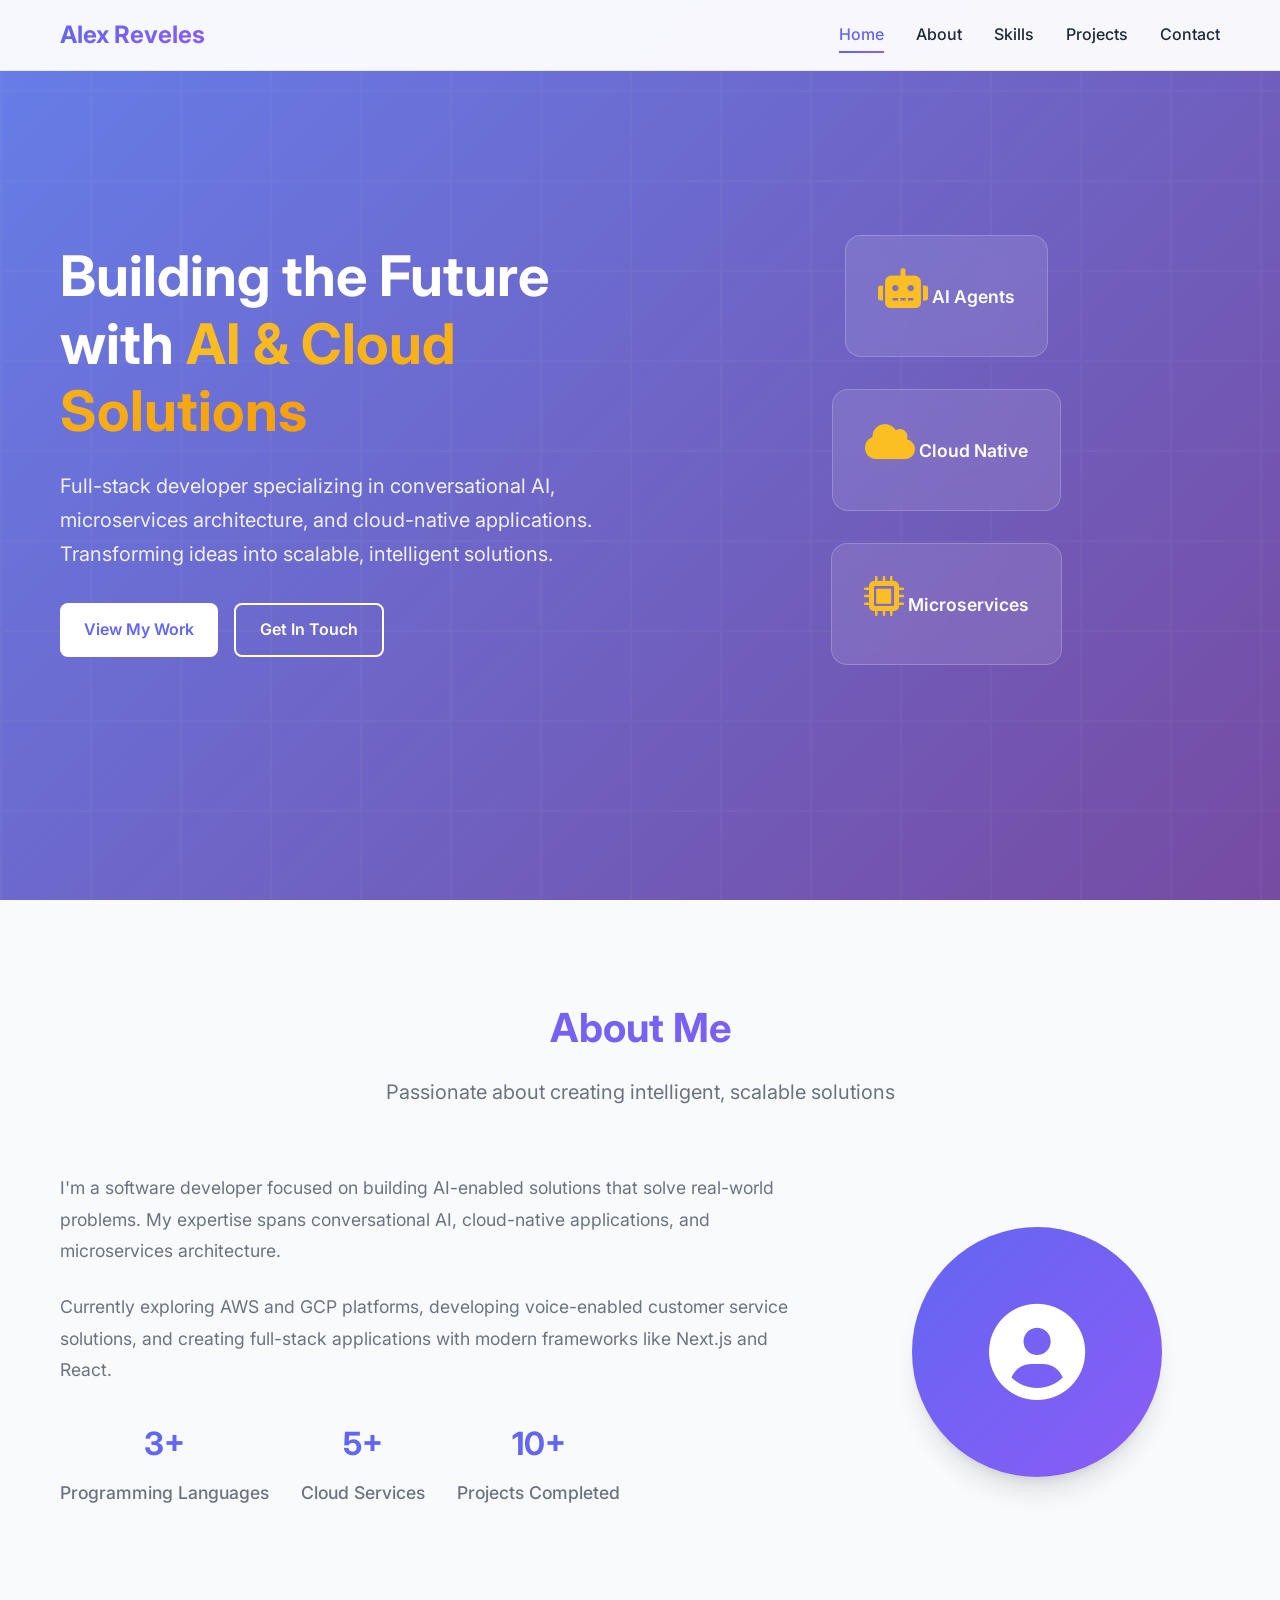
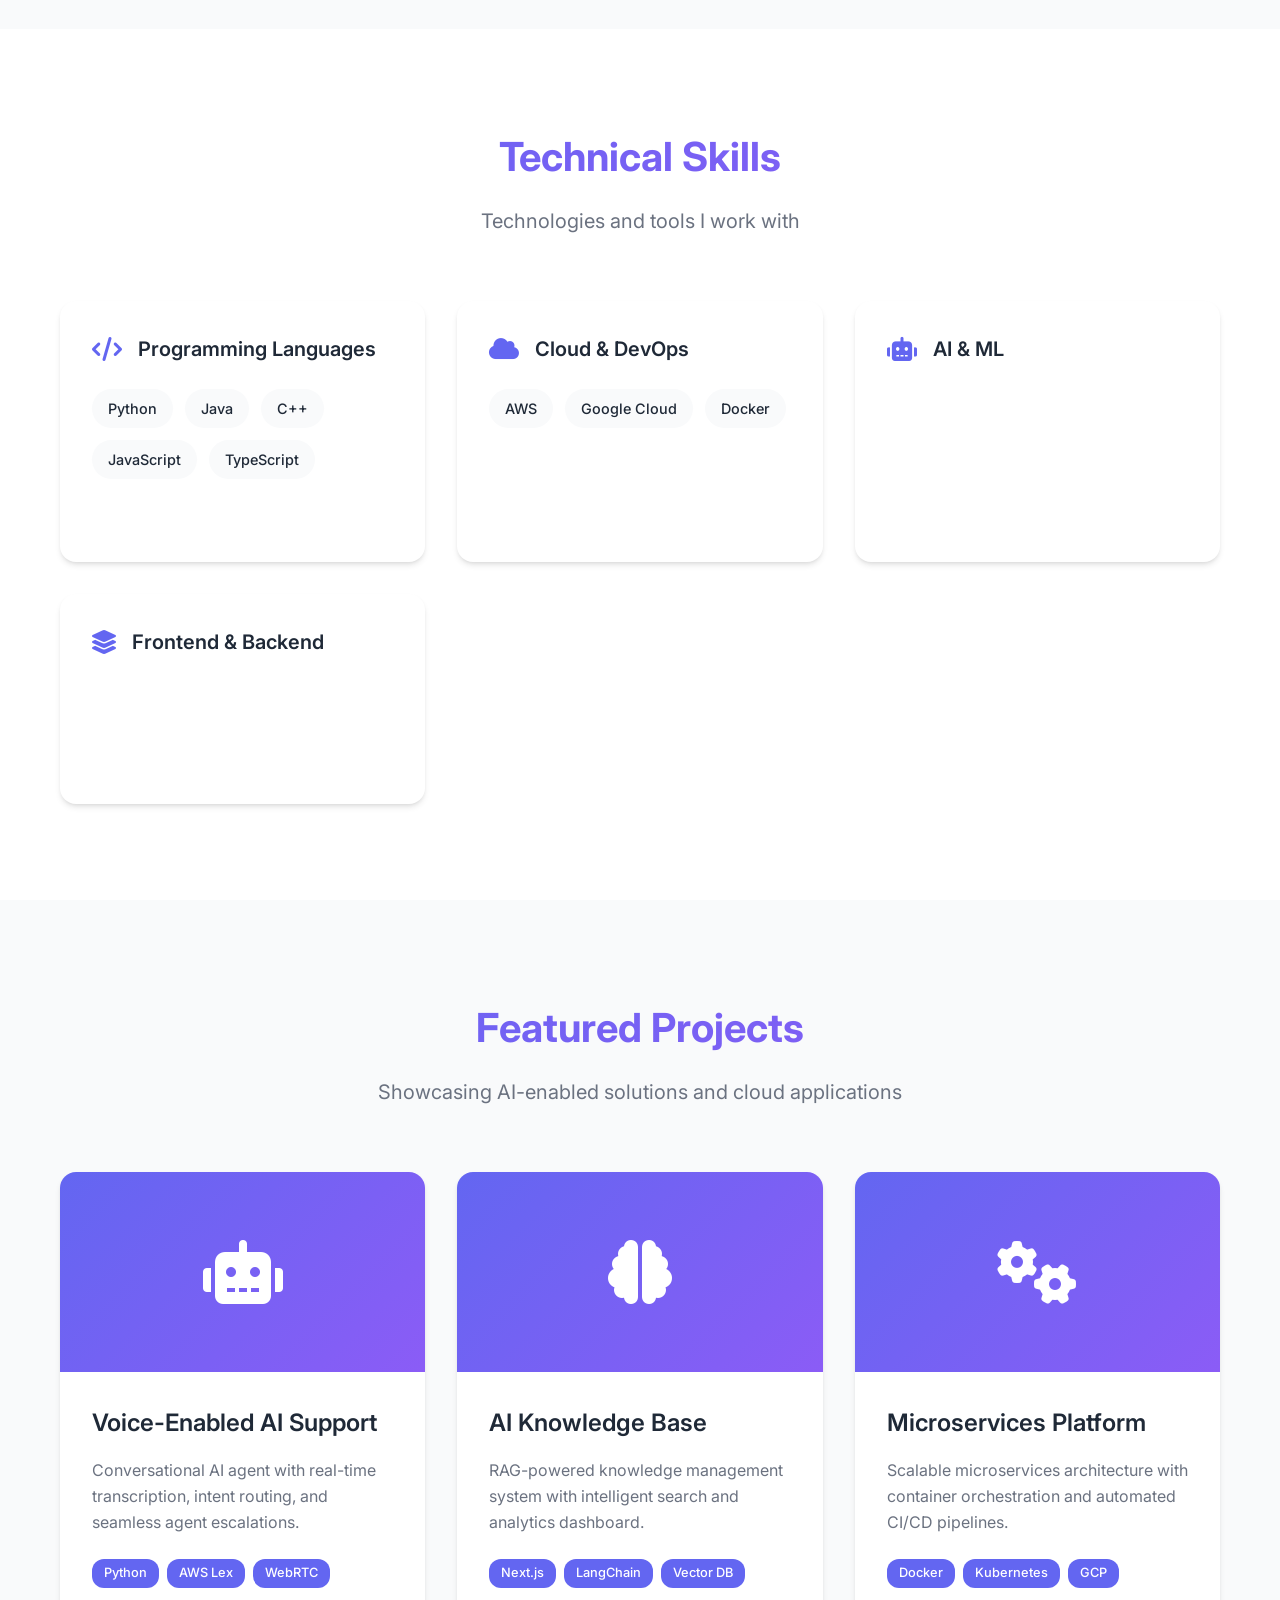
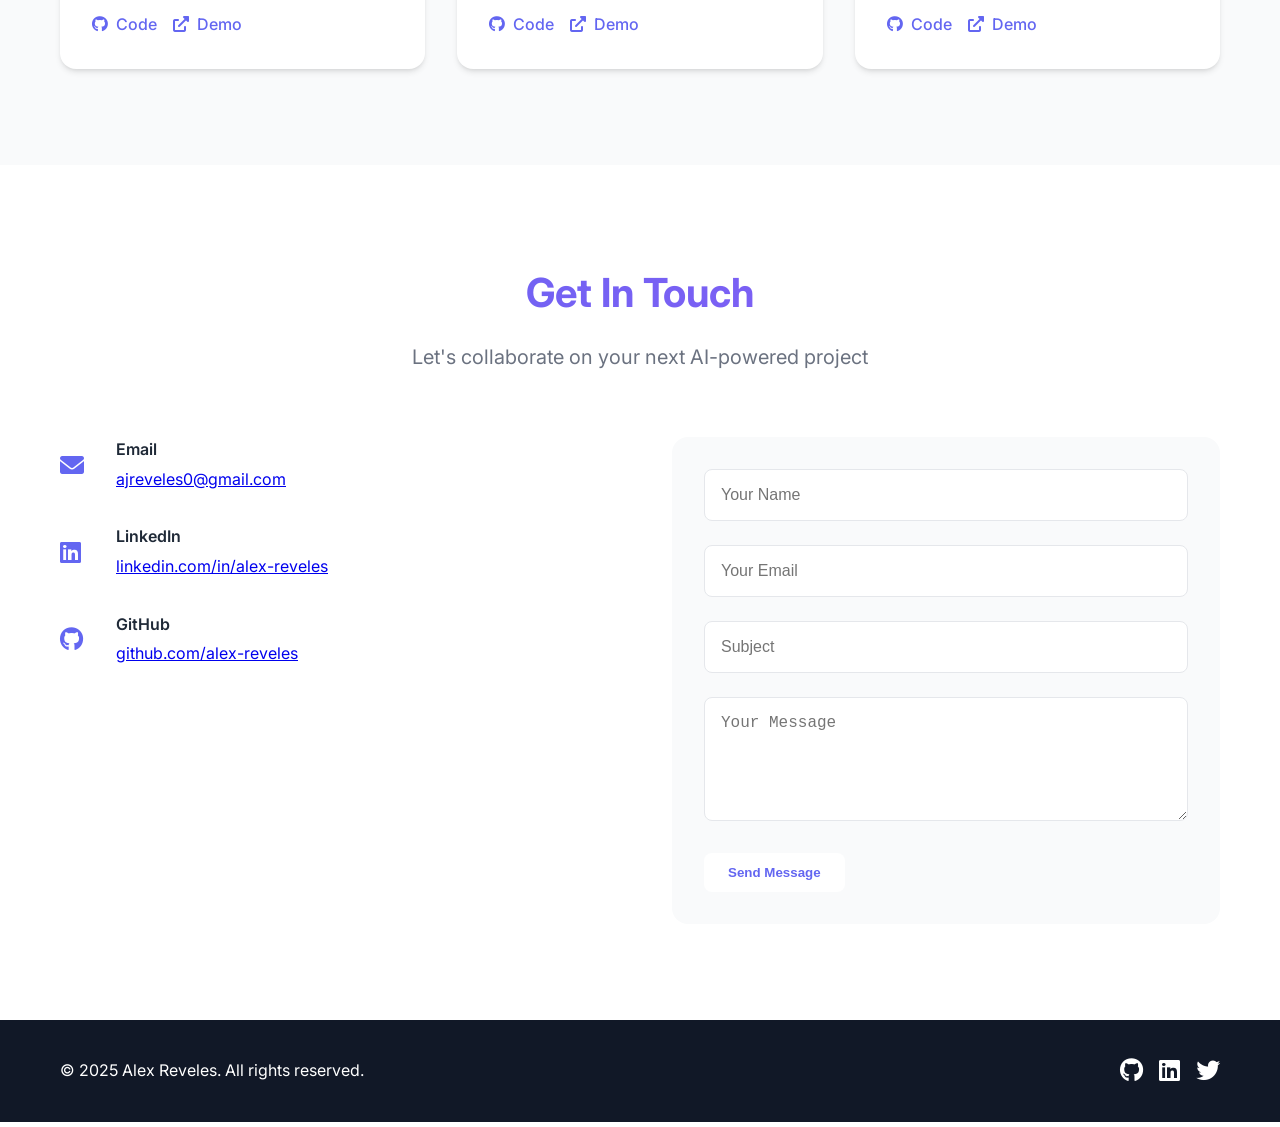
<file: projects/portfolio-website/index.html>
<!DOCTYPE html>
<html lang="en">
<head>
    <meta charset="UTF-8">
    <meta name="viewport" content="width=device-width, initial-scale=1.0">
    <title>Alex Reveles - AI & Cloud Solutions Developer</title>
    <meta name="description" content="Portfolio showcasing AI-enabled solutions, cloud-native applications, and full-stack development expertise">
    <link rel="stylesheet" href="styles.css">
    <link href="https://cdnjs.cloudflare.com/ajax/libs/font-awesome/6.0.0/css/all.min.css" rel="stylesheet">
    <link href="https://fonts.googleapis.com/css2?family=Inter:wght@300;400;500;600;700&display=swap" rel="stylesheet">
</head>
<body>
    <!-- Navigation -->
    <nav class="navbar">
        <div class="nav-container">
            <div class="nav-logo">
                <span class="logo-text">Alex Reveles</span>
            </div>
            <div class="nav-menu" id="nav-menu">
                <a href="#home" class="nav-link">Home</a>
                <a href="#about" class="nav-link">About</a>
                <a href="#skills" class="nav-link">Skills</a>
                <a href="#projects" class="nav-link">Projects</a>
                <a href="#contact" class="nav-link">Contact</a>
            </div>
            <div class="hamburger" id="hamburger">
                <span class="bar"></span>
                <span class="bar"></span>
                <span class="bar"></span>
            </div>
        </div>
    </nav>

    <!-- Hero Section -->
    <section id="home" class="hero">
        <div class="hero-container">
            <div class="hero-content">
                <h1 class="hero-title">
                    Building the Future with
                    <span class="gradient-text">AI & Cloud Solutions</span>
                </h1>
                <p class="hero-description">
                    Full-stack developer specializing in conversational AI, microservices architecture, 
                    and cloud-native applications. Transforming ideas into scalable, intelligent solutions.
                </p>
                <div class="hero-buttons">
                    <a href="#projects" class="btn btn-primary">View My Work</a>
                    <a href="#contact" class="btn btn-secondary">Get In Touch</a>
                </div>
            </div>
            <div class="hero-visual">
                <div class="floating-card">
                    <i class="fas fa-robot"></i>
                    <span>AI Agents</span>
                </div>
                <div class="floating-card">
                    <i class="fas fa-cloud"></i>
                    <span>Cloud Native</span>
                </div>
                <div class="floating-card">
                    <i class="fas fa-microchip"></i>
                    <span>Microservices</span>
                </div>
            </div>
        </div>
    </section>

    <!-- About Section -->
    <section id="about" class="about">
        <div class="container">
            <div class="section-header">
                <h2 class="section-title">About Me</h2>
                <p class="section-subtitle">Passionate about creating intelligent, scalable solutions</p>
            </div>
            <div class="about-content">
                <div class="about-text">
                    <p>
                        I'm a software developer focused on building AI-enabled solutions that solve real-world problems. 
                        My expertise spans conversational AI, cloud-native applications, and microservices architecture.
                    </p>
                    <p>
                        Currently exploring AWS and GCP platforms, developing voice-enabled customer service solutions, 
                        and creating full-stack applications with modern frameworks like Next.js and React.
                    </p>
                    <div class="stats">
                        <div class="stat">
                            <h3>3+</h3>
                            <p>Programming Languages</p>
                        </div>
                        <div class="stat">
                            <h3>5+</h3>
                            <p>Cloud Services</p>
                        </div>
                        <div class="stat">
                            <h3>10+</h3>
                            <p>Projects Completed</p>
                        </div>
                    </div>
                </div>
                <div class="about-image">
                    <div class="image-placeholder">
                        <i class="fas fa-user-circle"></i>
                    </div>
                </div>
            </div>
        </div>
    </section>

    <!-- Skills Section -->
    <section id="skills" class="skills">
        <div class="container">
            <div class="section-header">
                <h2 class="section-title">Technical Skills</h2>
                <p class="section-subtitle">Technologies and tools I work with</p>
            </div>
            <div class="skills-grid">
                <div class="skill-category">
                    <h3 class="category-title">
                        <i class="fas fa-code"></i>
                        Programming Languages
                    </h3>
                    <div class="skill-items">
                        <span class="skill-item">Python</span>
                        <span class="skill-item">Java</span>
                        <span class="skill-item">C++</span>
                        <span class="skill-item">JavaScript</span>
                        <span class="skill-item">TypeScript</span>
                    </div>
                </div>
                <div class="skill-category">
                    <h3 class="category-title">
                        <i class="fas fa-cloud"></i>
                        Cloud & DevOps
                    </h3>
                    <div class="skill-items">
                        <span class="skill-item">AWS</span>
                        <span class="skill-item">Google Cloud</span>
                        <span class="skill-item">Docker</span>
                        <span class="skill-item">Kubernetes</span>
                        <span class="skill-item">CI/CD</span>
                    </div>
                </div>
                <div class="skill-category">
                    <h3 class="category-title">
                        <i class="fas fa-robot"></i>
                        AI & ML
                    </h3>
                    <div class="skill-items">
                        <span class="skill-item">LLM Integration</span>
                        <span class="skill-item">Voice AI</span>
                        <span class="skill-item">LangChain</span>
                        <span class="skill-item">OpenAI API</span>
                        <span class="skill-item">RAG Systems</span>
                    </div>
                </div>
                <div class="skill-category">
                    <h3 class="category-title">
                        <i class="fas fa-layer-group"></i>
                        Frontend & Backend
                    </h3>
                    <div class="skill-items">
                        <span class="skill-item">React</span>
                        <span class="skill-item">Next.js</span>
                        <span class="skill-item">FastAPI</span>
                        <span class="skill-item">Spring Boot</span>
                        <span class="skill-item">Node.js</span>
                    </div>
                </div>
            </div>
        </div>
    </section>

    <!-- Projects Section -->
    <section id="projects" class="projects">
        <div class="container">
            <div class="section-header">
                <h2 class="section-title">Featured Projects</h2>
                <p class="section-subtitle">Showcasing AI-enabled solutions and cloud applications</p>
            </div>
            <div class="projects-grid">
                <div class="project-card">
                    <div class="project-image">
                        <i class="fas fa-robot"></i>
                    </div>
                    <div class="project-content">
                        <h3 class="project-title">Voice-Enabled AI Support</h3>
                        <p class="project-description">
                            Conversational AI agent with real-time transcription, intent routing, and seamless agent escalations.
                        </p>
                        <div class="project-tech">
                            <span class="tech-tag">Python</span>
                            <span class="tech-tag">AWS Lex</span>
                            <span class="tech-tag">WebRTC</span>
                        </div>
                        <div class="project-links">
                            <a href="#" class="project-link">
                                <i class="fab fa-github"></i>
                                Code
                            </a>
                            <a href="#" class="project-link">
                                <i class="fas fa-external-link-alt"></i>
                                Demo
                            </a>
                        </div>
                    </div>
                </div>
                <div class="project-card">
                    <div class="project-image">
                        <i class="fas fa-brain"></i>
                    </div>
                    <div class="project-content">
                        <h3 class="project-title">AI Knowledge Base</h3>
                        <p class="project-description">
                            RAG-powered knowledge management system with intelligent search and analytics dashboard.
                        </p>
                        <div class="project-tech">
                            <span class="tech-tag">Next.js</span>
                            <span class="tech-tag">LangChain</span>
                            <span class="tech-tag">Vector DB</span>
                        </div>
                        <div class="project-links">
                            <a href="#" class="project-link">
                                <i class="fab fa-github"></i>
                                Code
                            </a>
                            <a href="#" class="project-link">
                                <i class="fas fa-external-link-alt"></i>
                                Demo
                            </a>
                        </div>
                    </div>
                </div>
                <div class="project-card">
                    <div class="project-image">
                        <i class="fas fa-cogs"></i>
                    </div>
                    <div class="project-content">
                        <h3 class="project-title">Microservices Platform</h3>
                        <p class="project-description">
                            Scalable microservices architecture with container orchestration and automated CI/CD pipelines.
                        </p>
                        <div class="project-tech">
                            <span class="tech-tag">Docker</span>
                            <span class="tech-tag">Kubernetes</span>
                            <span class="tech-tag">GCP</span>
                        </div>
                        <div class="project-links">
                            <a href="#" class="project-link">
                                <i class="fab fa-github"></i>
                                Code
                            </a>
                            <a href="#" class="project-link">
                                <i class="fas fa-external-link-alt"></i>
                                Demo
                            </a>
                        </div>
                    </div>
                </div>
            </div>
        </div>
    </section>

    <!-- Contact Section -->
    <section id="contact" class="contact">
        <div class="container">
            <div class="section-header">
                <h2 class="section-title">Get In Touch</h2>
                <p class="section-subtitle">Let's collaborate on your next AI-powered project</p>
            </div>
            <div class="contact-content">
                <div class="contact-info">
                    <div class="contact-item">
                        <i class="fas fa-envelope"></i>
                        <div>
                            <h4>Email</h4>
                            <a href="mailto:ajreveles0@gmail.com">ajreveles0@gmail.com</a>
                        </div>
                    </div>
                    <div class="contact-item">
                        <i class="fab fa-linkedin"></i>
                        <div>
                            <h4>LinkedIn</h4>
                            <a href="https://www.linkedin.com/in/alex-reveles">linkedin.com/in/alex-reveles</a>
                        </div>
                    </div>
                    <div class="contact-item">
                        <i class="fab fa-github"></i>
                        <div>
                            <h4>GitHub</h4>
                            <a href="https://github.com/alex-reveles">github.com/alex-reveles</a>
                        </div>
                    </div>
                </div>
                <form class="contact-form">
                    <div class="form-group">
                        <input type="text" id="name" name="name" placeholder="Your Name" required>
                    </div>
                    <div class="form-group">
                        <input type="email" id="email" name="email" placeholder="Your Email" required>
                    </div>
                    <div class="form-group">
                        <input type="text" id="subject" name="subject" placeholder="Subject" required>
                    </div>
                    <div class="form-group">
                        <textarea id="message" name="message" placeholder="Your Message" rows="5" required></textarea>
                    </div>
                    <button type="submit" class="btn btn-primary">Send Message</button>
                </form>
            </div>
        </div>
    </section>

    <!-- Footer -->
    <footer class="footer">
        <div class="container">
            <div class="footer-content">
                <p>&copy; 2025 Alex Reveles. All rights reserved.</p>
                <div class="social-links">
                    <a href="#" class="social-link"><i class="fab fa-github"></i></a>
                    <a href="#" class="social-link"><i class="fab fa-linkedin"></i></a>
                    <a href="#" class="social-link"><i class="fab fa-twitter"></i></a>
                </div>
            </div>
        </div>
    </footer>

    <script src="script.js"></script>
</body>
</html>
</file>
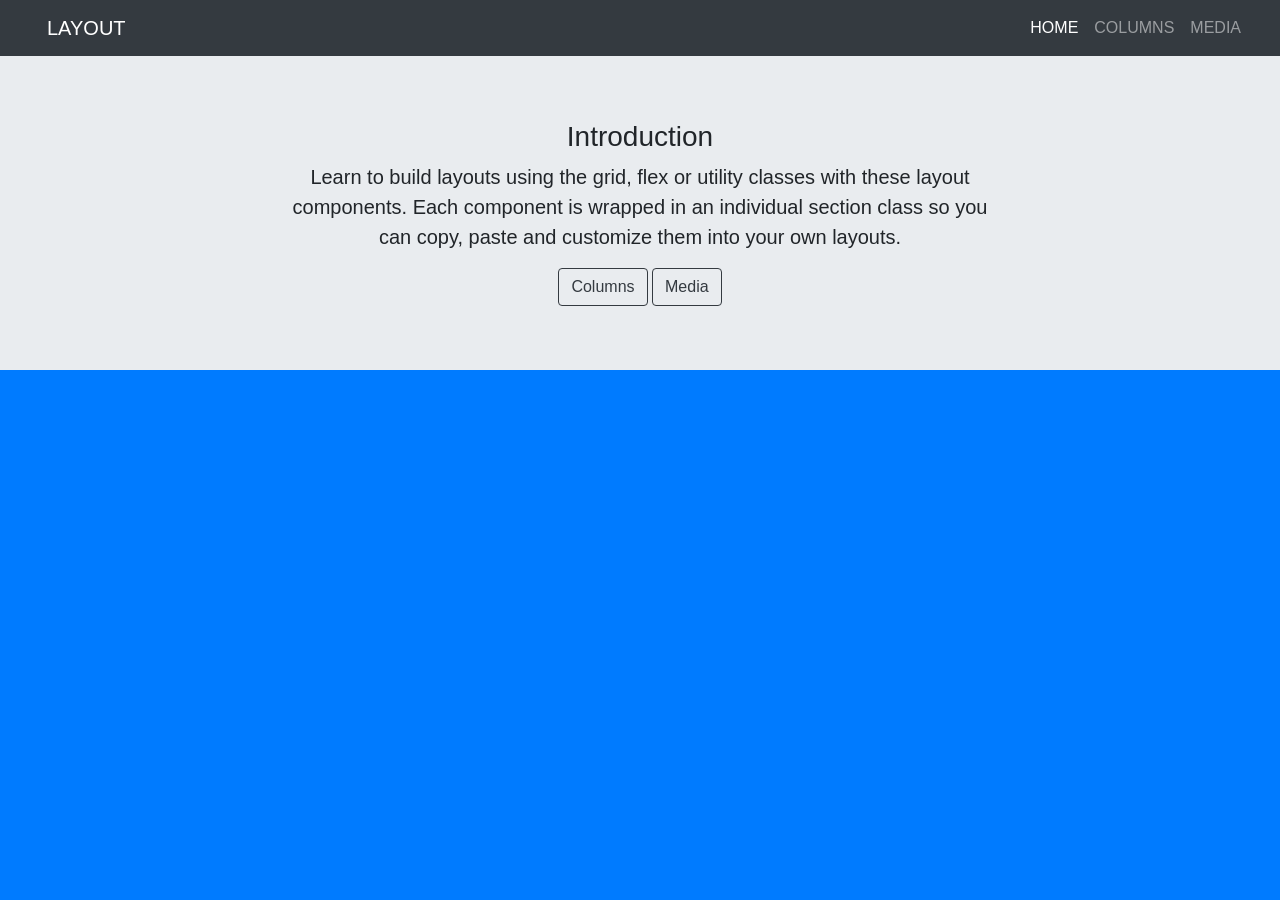
<file: courses/learning-github/tutorial-github-prepare-for-ghf-cert/docs/index.html>
<!DOCTYPE html>
<html lang="en">
  <head>
    <meta charset="utf-8" />
    <meta name="viewport" content="width=device-width, initial-scale=1, shrink-to-fit=no" />
    <script defer src="https://cdnjs.cloudflare.com/ajax/libs/font-awesome/5.15.3/css/all.min.css"></script>
    <link
      rel="stylesheet"
      href="https://cdn.jsdelivr.net/npm/bootstrap@4.6.0/dist/css/bootstrap.min.css"
      integrity="sha384-B0vP5xmATw1+K9KRQjQERJvTumQW0nPEzvF6L/Z6nronJ3oUOFUFpCjEUQouq2+l"
      crossorigin="anonymous"
    />
    <title>Learn Git and Github today</title>
  </head>

  <body class="bg-primary">
    <header id="page-hero" class="d-flex flex-column align-content-between">
      <nav class="navbar navbar-expand-md bg-dark navbar-dark">
        <div class="container-fluid">
          <button
            type="button"
            class="navbar-toggler"
            data-toggle="collapse"
            data-target="#myTogglerNav"
            aria-controls="myTogglerNav"
            aria-label="Toggle Navigation"
          >
            <span class="navbar-toggler-icon"></span>
          </button>

          <a class="navbar-brand text-uppercase" href="#page-hero"><a class="navbar-brand text-uppercase" href="index.html">Layout</a>
          <div class="collapse navbar-collapse" id="myTogglerNav">
            <div class="navbar-nav ml-auto font-weight-regular text-uppercase">
              <a class="nav-item nav-link text-white" href="index.html">home</a>
              <a class="nav-item nav-link" href="columns.html">columns</a>
              <a class="nav-item nav-link" href="media.html">media</a>
            </div>
          </div>
        </div>
      </nav>

      <section class="jumbotron jumbotron-fluid d-flex align-items-center">
        <div class="container text-center">
          <div class="row justify-content-center">
            <div class="col-11 col-sm-10 col-md-8 animated fadeInUp">
              <h3>Introduction</h3>
              <p class="lead">
                Learn to build layouts using the grid, flex or utility classes with these layout components. Each component is wrapped in an
                individual section class so you can copy, paste and customize them into your own layouts.
              </p>
              <a class="btn btn-outline-dark" href="columns.html">Columns</a>
              <a class="btn btn-outline-dark" href="media.html">Media</a>
            </div>
          </div>
        </div>
      </section>
    </header>

    <script
      src="https://code.jquery.com/jquery-3.5.1.slim.min.js"
      integrity="sha384-DfXdz2htPH0lsSSs5nCTpuj/zy4C+OGpamoFVy38MVBnE+IbbVYUew+OrCXaRkfj"
      crossorigin="anonymous"
    ></script>
    <script
      src="https://cdn.jsdelivr.net/npm/bootstrap@4.6.0/dist/js/bootstrap.bundle.min.js"
      integrity="sha384-Piv4xVNRyMGpqkS2by6br4gNJ7DXjqk09RmUpJ8jgGtD7zP9yug3goQfGII0yAns"
      crossorigin="anonymous"
    ></script>
  </body>
</html>
</file>
<file: projects/portfolio-website/styles.css>
/* Reset and Base Styles */
* {
    margin: 0;
    padding: 0;
    box-sizing: border-box;
}

:root {
    --primary-color: #6366f1;
    --secondary-color: #8b5cf6;
    --accent-color: #06b6d4;
    --text-primary: #1f2937;
    --text-secondary: #6b7280;
    --text-light: #9ca3af;
    --bg-primary: #ffffff;
    --bg-secondary: #f9fafb;
    --bg-dark: #111827;
    --border-color: #e5e7eb;
    --shadow-sm: 0 1px 2px 0 rgb(0 0 0 / 0.05);
    --shadow-md: 0 4px 6px -1px rgb(0 0 0 / 0.1), 0 2px 4px -2px rgb(0 0 0 / 0.1);
    --shadow-lg: 0 10px 15px -3px rgb(0 0 0 / 0.1), 0 4px 6px -4px rgb(0 0 0 / 0.1);
    --shadow-xl: 0 20px 25px -5px rgb(0 0 0 / 0.1), 0 8px 10px -6px rgb(0 0 0 / 0.1);
}

body {
    font-family: 'Inter', -apple-system, BlinkMacSystemFont, 'Segoe UI', Roboto, sans-serif;
    line-height: 1.6;
    color: var(--text-primary);
    background-color: var(--bg-primary);
}

.container {
    max-width: 1200px;
    margin: 0 auto;
    padding: 0 20px;
}

/* Navigation */
.navbar {
    position: fixed;
    top: 0;
    width: 100%;
    background: rgba(255, 255, 255, 0.95);
    backdrop-filter: blur(10px);
    border-bottom: 1px solid var(--border-color);
    z-index: 1000;
    transition: all 0.3s ease;
}

.nav-container {
    max-width: 1200px;
    margin: 0 auto;
    padding: 0 20px;
    display: flex;
    justify-content: space-between;
    align-items: center;
    height: 70px;
}

.logo-text {
    font-size: 1.5rem;
    font-weight: 700;
    background: linear-gradient(135deg, var(--primary-color), var(--secondary-color));
    -webkit-background-clip: text;
    -webkit-text-fill-color: transparent;
    background-clip: text;
}

.nav-menu {
    display: flex;
    gap: 2rem;
}

.nav-link {
    text-decoration: none;
    color: var(--text-primary);
    font-weight: 500;
    transition: color 0.3s ease;
    position: relative;
}

.nav-link:hover {
    color: var(--primary-color);
}

.nav-link::after {
    content: '';
    position: absolute;
    bottom: -5px;
    left: 0;
    width: 0;
    height: 2px;
    background: linear-gradient(135deg, var(--primary-color), var(--secondary-color));
    transition: width 0.3s ease;
}

.nav-link:hover::after {
    width: 100%;
}

.hamburger {
    display: none;
    flex-direction: column;
    cursor: pointer;
}

.bar {
    width: 25px;
    height: 3px;
    background: var(--text-primary);
    margin: 3px 0;
    transition: 0.3s;
}

/* Hero Section */
.hero {
    min-height: 100vh;
    display: flex;
    align-items: center;
    background: linear-gradient(135deg, #667eea 0%, #764ba2 100%);
    color: white;
    position: relative;
    overflow: hidden;
}

.hero::before {
    content: '';
    position: absolute;
    top: 0;
    left: 0;
    right: 0;
    bottom: 0;
    background: url('data:image/svg+xml,<svg xmlns="http://www.w3.org/2000/svg" viewBox="0 0 100 100"><defs><pattern id="grid" width="10" height="10" patternUnits="userSpaceOnUse"><path d="M 10 0 L 0 0 0 10" fill="none" stroke="rgba(255,255,255,0.1)" stroke-width="0.5"/></pattern></defs><rect width="100" height="100" fill="url(%23grid)"/></svg>');
    opacity: 0.3;
}

.hero-container {
    max-width: 1200px;
    margin: 0 auto;
    padding: 0 20px;
    display: grid;
    grid-template-columns: 1fr 1fr;
    gap: 4rem;
    align-items: center;
    position: relative;
    z-index: 1;
}

.hero-title {
    font-size: 3.5rem;
    font-weight: 700;
    line-height: 1.2;
    margin-bottom: 1.5rem;
}

.gradient-text {
    background: linear-gradient(135deg, #fbbf24, #f59e0b);
    -webkit-background-clip: text;
    -webkit-text-fill-color: transparent;
    background-clip: text;
}

.hero-description {
    font-size: 1.25rem;
    margin-bottom: 2rem;
    opacity: 0.9;
    line-height: 1.7;
}

.hero-buttons {
    display: flex;
    gap: 1rem;
}

.btn {
    padding: 12px 24px;
    border-radius: 8px;
    text-decoration: none;
    font-weight: 600;
    transition: all 0.3s ease;
    border: none;
    cursor: pointer;
    display: inline-flex;
    align-items: center;
    justify-content: center;
}

.btn-primary {
    background: white;
    color: var(--primary-color);
}

.btn-primary:hover {
    transform: translateY(-2px);
    box-shadow: var(--shadow-lg);
}

.btn-secondary {
    background: transparent;
    color: white;
    border: 2px solid white;
}

.btn-secondary:hover {
    background: white;
    color: var(--primary-color);
}

.hero-visual {
    display: flex;
    flex-direction: column;
    gap: 2rem;
    align-items: center;
}

.floating-card {
    background: rgba(255, 255, 255, 0.1);
    backdrop-filter: blur(10px);
    border: 1px solid rgba(255, 255, 255, 0.2);
    border-radius: 16px;
    padding: 2rem;
    text-align: center;
    transition: all 0.3s ease;
    animation: float 6s ease-in-out infinite;
}

.floating-card:nth-child(2) {
    animation-delay: -2s;
}

.floating-card:nth-child(3) {
    animation-delay: -4s;
}

.floating-card:hover {
    transform: translateY(-10px);
    background: rgba(255, 255, 255, 0.2);
}

.floating-card i {
    font-size: 2.5rem;
    margin-bottom: 1rem;
    color: #fbbf24;
}

.floating-card span {
    font-weight: 600;
    font-size: 1.1rem;
}

@keyframes float {
    0%, 100% { transform: translateY(0px); }
    50% { transform: translateY(-20px); }
}

/* Section Styles */
.section-header {
    text-align: center;
    margin-bottom: 4rem;
}

.section-title {
    font-size: 2.5rem;
    font-weight: 700;
    margin-bottom: 1rem;
    background: linear-gradient(135deg, var(--primary-color), var(--secondary-color));
    -webkit-background-clip: text;
    -webkit-text-fill-color: transparent;
    background-clip: text;
}

.section-subtitle {
    font-size: 1.25rem;
    color: var(--text-secondary);
}

/* About Section */
.about {
    padding: 6rem 0;
    background: var(--bg-secondary);
}

.about-content {
    display: grid;
    grid-template-columns: 2fr 1fr;
    gap: 4rem;
    align-items: center;
}

.about-text p {
    font-size: 1.1rem;
    margin-bottom: 1.5rem;
    color: var(--text-secondary);
    line-height: 1.8;
}

.stats {
    display: flex;
    gap: 2rem;
    margin-top: 2rem;
}

.stat {
    text-align: center;
}

.stat h3 {
    font-size: 2rem;
    font-weight: 700;
    color: var(--primary-color);
    margin-bottom: 0.5rem;
}

.stat p {
    color: var(--text-secondary);
    font-weight: 500;
}

.about-image {
    display: flex;
    justify-content: center;
}

.image-placeholder {
    width: 250px;
    height: 250px;
    background: linear-gradient(135deg, var(--primary-color), var(--secondary-color));
    border-radius: 50%;
    display: flex;
    align-items: center;
    justify-content: center;
    box-shadow: var(--shadow-xl);
}

.image-placeholder i {
    font-size: 6rem;
    color: white;
}

/* Skills Section */
.skills {
    padding: 6rem 0;
}

.skills-grid {
    display: grid;
    grid-template-columns: repeat(auto-fit, minmax(300px, 1fr));
    gap: 2rem;
}

.skill-category {
    background: white;
    padding: 2rem;
    border-radius: 16px;
    box-shadow: var(--shadow-md);
    transition: all 0.3s ease;
}

.skill-category:hover {
    transform: translateY(-5px);
    box-shadow: var(--shadow-xl);
}

.category-title {
    display: flex;
    align-items: center;
    gap: 1rem;
    font-size: 1.25rem;
    font-weight: 600;
    margin-bottom: 1.5rem;
    color: var(--text-primary);
}

.category-title i {
    color: var(--primary-color);
    font-size: 1.5rem;
}

.skill-items {
    display: flex;
    flex-wrap: wrap;
    gap: 0.75rem;
}

.skill-item {
    background: var(--bg-secondary);
    color: var(--text-primary);
    padding: 0.5rem 1rem;
    border-radius: 20px;
    font-size: 0.9rem;
    font-weight: 500;
    transition: all 0.3s ease;
}

.skill-item:hover {
    background: var(--primary-color);
    color: white;
    transform: translateY(-2px);
}

/* Projects Section */
.projects {
    padding: 6rem 0;
    background: var(--bg-secondary);
}

.projects-grid {
    display: grid;
    grid-template-columns: repeat(auto-fit, minmax(350px, 1fr));
    gap: 2rem;
}

.project-card {
    background: white;
    border-radius: 16px;
    overflow: hidden;
    box-shadow: var(--shadow-md);
    transition: all 0.3s ease;
}

.project-card:hover {
    transform: translateY(-10px);
    box-shadow: var(--shadow-xl);
}

.project-image {
    height: 200px;
    background: linear-gradient(135deg, var(--primary-color), var(--secondary-color));
    display: flex;
    align-items: center;
    justify-content: center;
}

.project-image i {
    font-size: 4rem;
    color: white;
}

.project-content {
    padding: 2rem;
}

.project-title {
    font-size: 1.5rem;
    font-weight: 600;
    margin-bottom: 1rem;
    color: var(--text-primary);
}

.project-description {
    color: var(--text-secondary);
    margin-bottom: 1.5rem;
    line-height: 1.6;
}

.project-tech {
    display: flex;
    flex-wrap: wrap;
    gap: 0.5rem;
    margin-bottom: 1.5rem;
}

.tech-tag {
    background: var(--primary-color);
    color: white;
    padding: 0.25rem 0.75rem;
    border-radius: 12px;
    font-size: 0.8rem;
    font-weight: 500;
}

.project-links {
    display: flex;
    gap: 1rem;
}

.project-link {
    display: flex;
    align-items: center;
    gap: 0.5rem;
    color: var(--primary-color);
    text-decoration: none;
    font-weight: 500;
    transition: color 0.3s ease;
}

.project-link:hover {
    color: var(--secondary-color);
}

/* Contact Section */
.contact {
    padding: 6rem 0;
}

.contact-content {
    display: grid;
    grid-template-columns: 1fr 1fr;
    gap: 4rem;
}

.contact-item {
    display: flex;
    align-items: center;
    gap: 1rem;
    margin-bottom: 2rem;
}

.contact-item i {
    font-size: 1.5rem;
    color: var(--primary-color);
    width: 40px;
}

.contact-item h4 {
    font-weight: 600;
    margin-bottom: 0.25rem;
}

.contact-item p {
    color: var(--text-secondary);
}

.contact-form {
    background: var(--bg-secondary);
    padding: 2rem;
    border-radius: 16px;
}

.form-group {
    margin-bottom: 1.5rem;
}

.form-group input,
.form-group textarea {
    width: 100%;
    padding: 1rem;
    border: 1px solid var(--border-color);
    border-radius: 8px;
    font-size: 1rem;
    transition: border-color 0.3s ease;
    background: white;
}

.form-group input:focus,
.form-group textarea:focus {
    outline: none;
    border-color: var(--primary-color);
}

.form-group textarea {
    resize: vertical;
    min-height: 120px;
}

/* Footer */
.footer {
    background: var(--bg-dark);
    color: white;
    padding: 2rem 0;
}

.footer-content {
    display: flex;
    justify-content: space-between;
    align-items: center;
}

.social-links {
    display: flex;
    gap: 1rem;
}

.social-link {
    color: white;
    font-size: 1.5rem;
    transition: color 0.3s ease;
}

.social-link:hover {
    color: var(--primary-color);
}

/* Responsive Design */
@media (max-width: 768px) {
    .hamburger {
        display: flex;
    }

    .nav-menu {
        position: fixed;
        left: -100%;
        top: 70px;
        flex-direction: column;
        background-color: white;
        width: 100%;
        text-align: center;
        transition: 0.3s;
        box-shadow: var(--shadow-md);
        padding: 2rem 0;
    }

    .nav-menu.active {
        left: 0;
    }

    .hero-container {
        grid-template-columns: 1fr;
        text-align: center;
        gap: 2rem;
    }

    .hero-title {
        font-size: 2.5rem;
    }

    .hero-buttons {
        justify-content: center;
        flex-wrap: wrap;
    }

    .about-content {
        grid-template-columns: 1fr;
        gap: 2rem;
    }

    .stats {
        justify-content: center;
    }

    .contact-content {
        grid-template-columns: 1fr;
        gap: 2rem;
    }

    .footer-content {
        flex-direction: column;
        gap: 1rem;
        text-align: center;
    }

    .section-title {
        font-size: 2rem;
    }

    .floating-card {
        padding: 1.5rem;
    }
}

@media (max-width: 480px) {
    .hero-title {
        font-size: 2rem;
    }

    .hero-buttons {
        flex-direction: column;
        align-items: center;
    }

    .btn {
        width: 100%;
        max-width: 200px;
    }

    .stats {
        flex-direction: column;
        gap: 1rem;
    }
}

/* Smooth scrolling */
html {
    scroll-behavior: smooth;
}

/* Loading animation */
@keyframes fadeInUp {
    from {
        opacity: 0;
        transform: translateY(30px);
    }
    to {
        opacity: 1;
        transform: translateY(0);
    }
}

.fade-in-up {
    animation: fadeInUp 0.6s ease-out;
}
</file>
